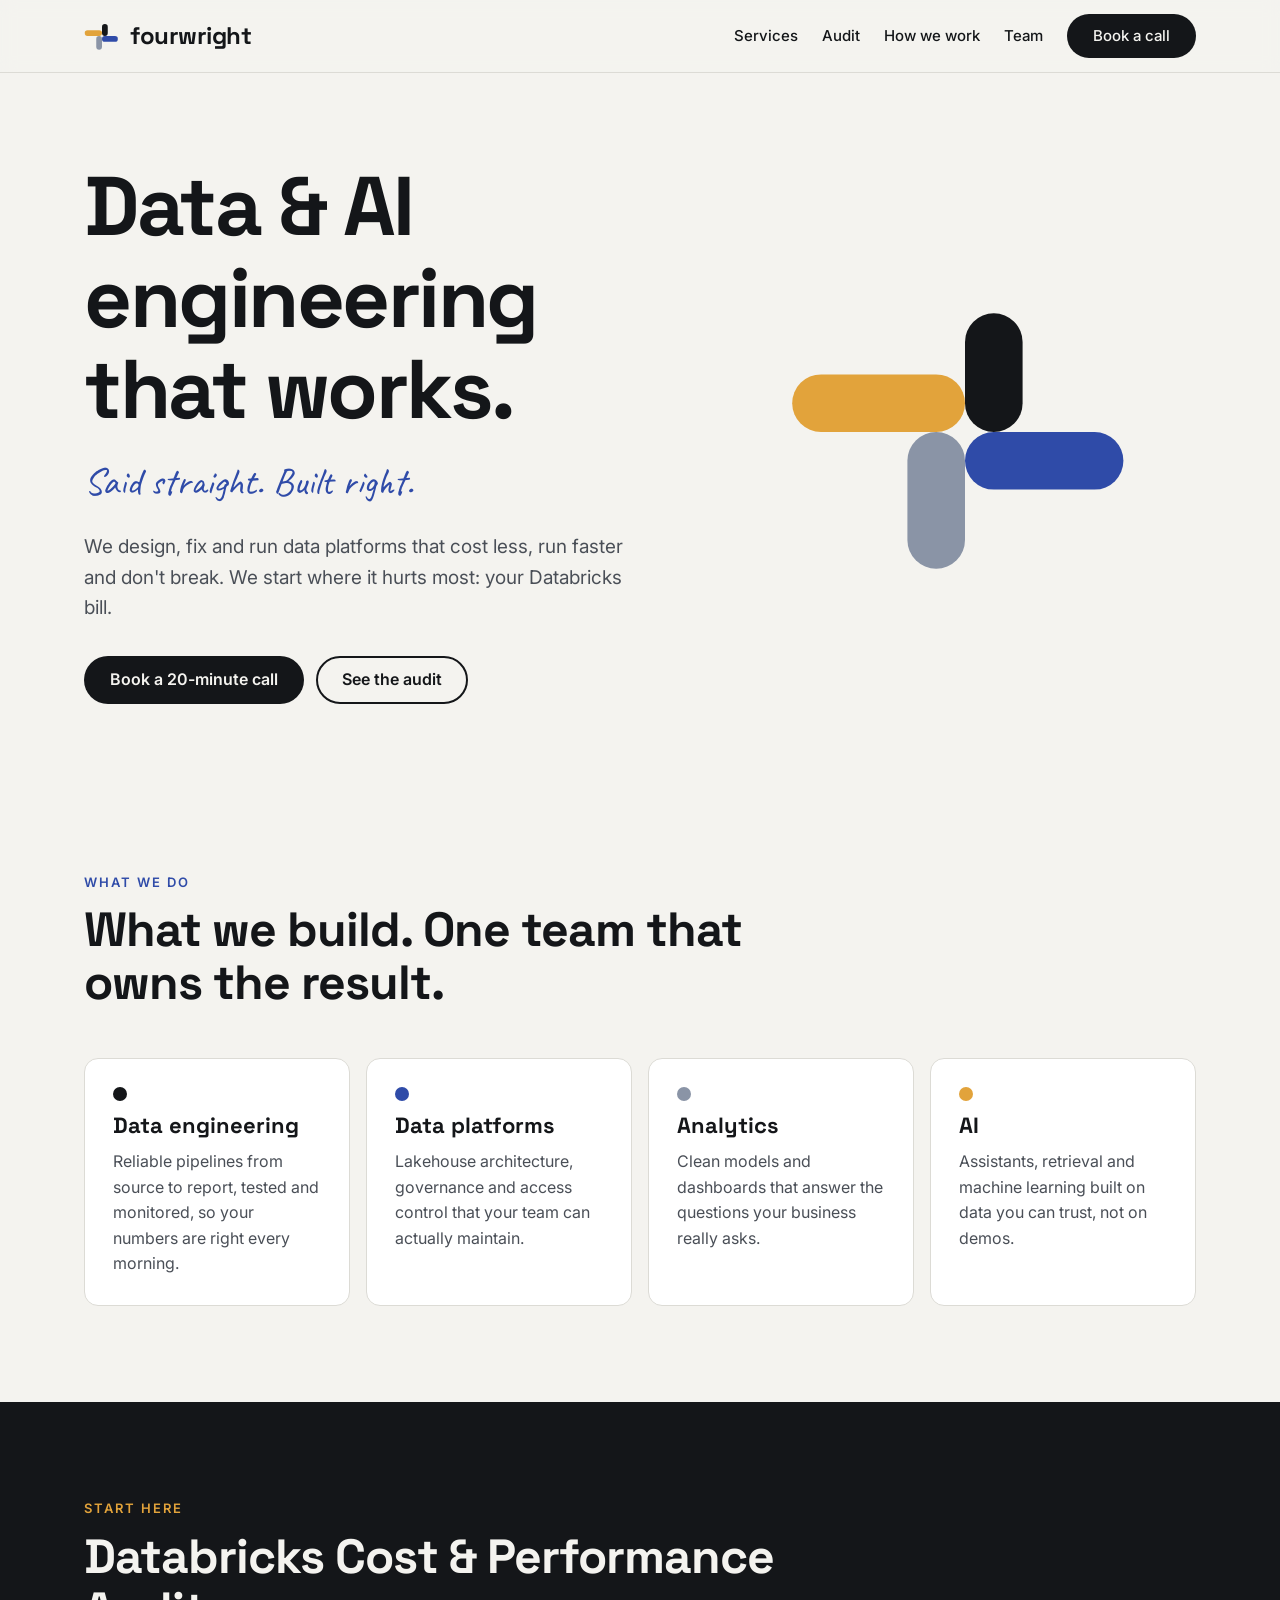
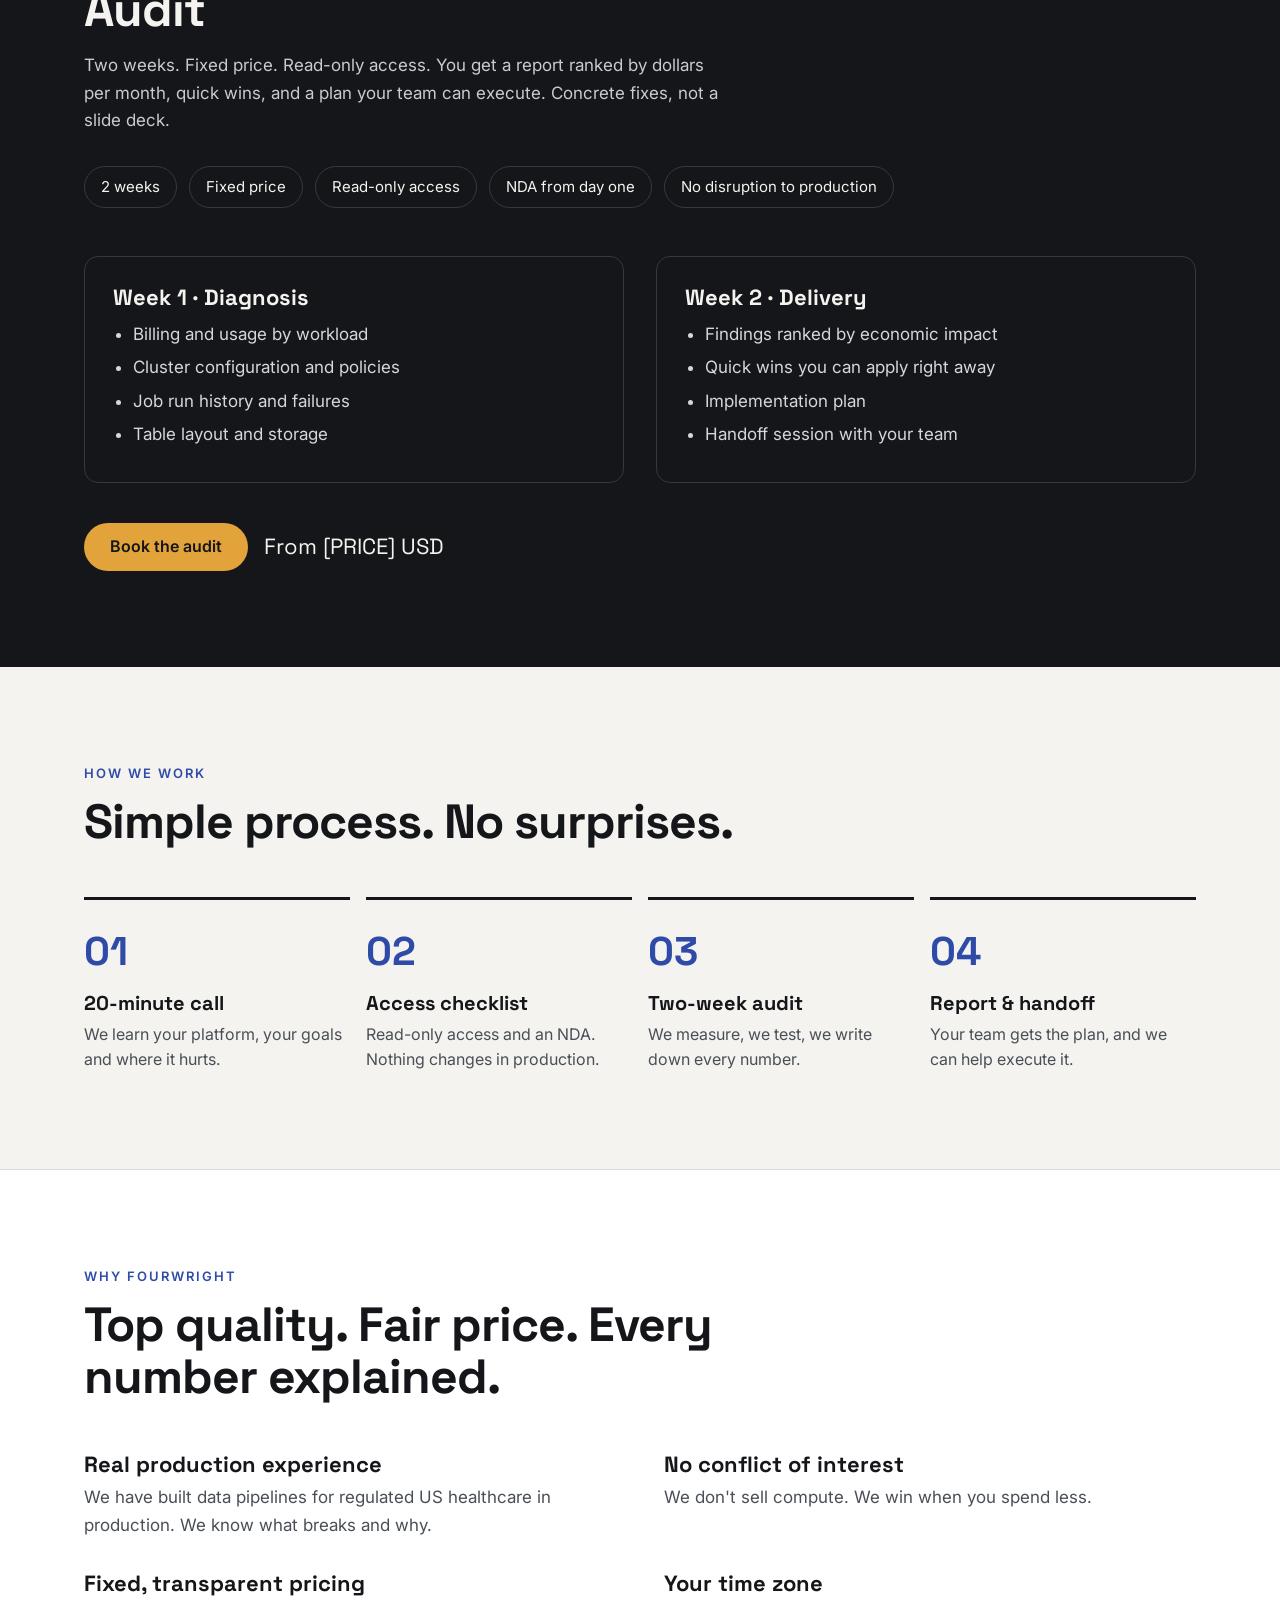
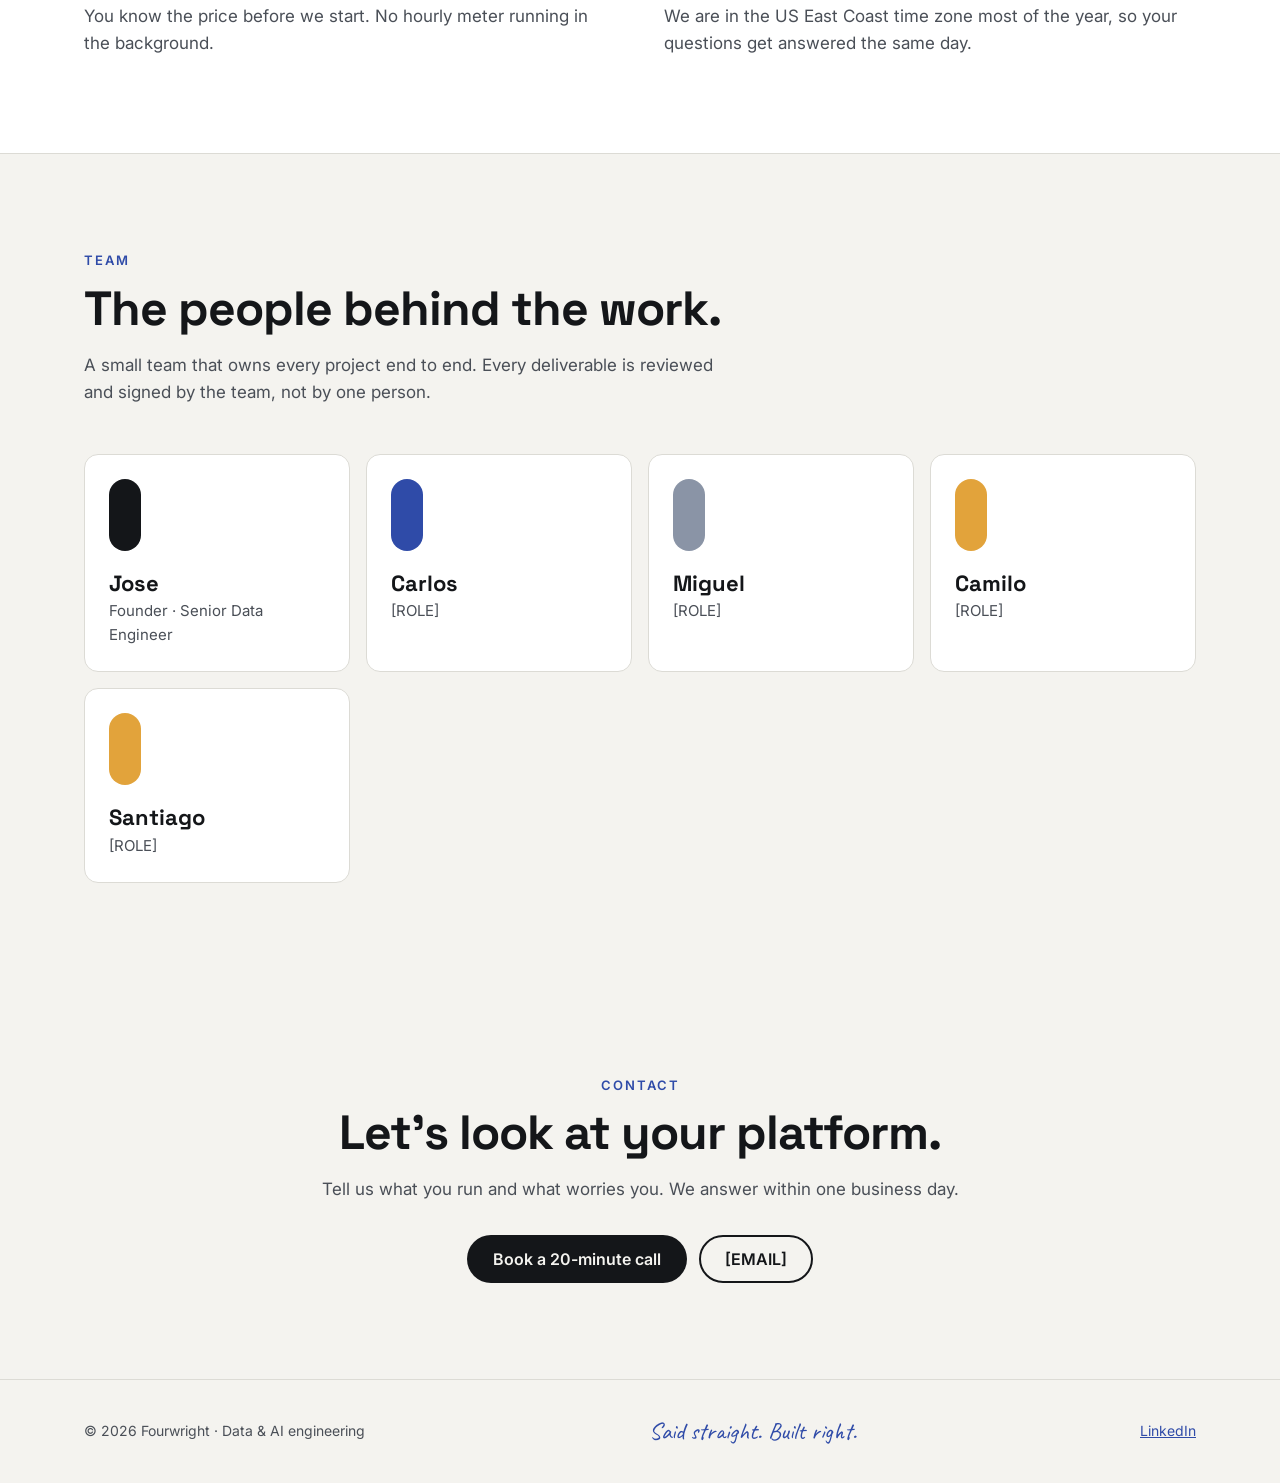
<file: index.html>
<!doctype html>
<html lang="en">
<head>
  <meta charset="utf-8">
  <meta name="viewport" content="width=device-width, initial-scale=1">
  <title>Fourwright · Data &amp; AI engineering</title>
  <meta name="description" content="Fourwright is a data and AI engineering firm. We design, fix and run data platforms, starting with a fixed-price Databricks cost and performance audit.">

  <!-- Social sharing preview -->
  <meta property="og:title" content="Fourwright · Data & AI engineering">
  <meta property="og:description" content="Data platforms that cost less, run faster and don't break.">
  <meta property="og:type" content="website">

  <!-- Icons -->
  <link rel="icon" href="assets/favicon.svg" type="image/svg+xml">
  <link rel="apple-touch-icon" href="assets/apple-touch-icon-180.png">

  <!-- Fonts -->
  <link rel="preconnect" href="https://fonts.googleapis.com">
  <link rel="preconnect" href="https://fonts.gstatic.com" crossorigin>
  <link href="https://fonts.googleapis.com/css2?family=Caveat:wght@700&family=Inter:wght@400;500;600&family=Space+Grotesk:wght@500;700&display=swap" rel="stylesheet">

  <link rel="stylesheet" href="styles.css">
</head>
<body>

  <!-- ========== HEADER ========== -->
  <header class="site-header">
    <div class="container nav">
      <a class="brand" href="#top" aria-label="Fourwright, back to top">
        <img src="assets/fourwright-icon-color.svg" alt="" width="36" height="36">
        <span class="brand-name">fourwright</span>
      </a>
      <nav class="nav-links" aria-label="Main">
        <a href="#services">Services</a>
        <a href="#audit">Audit</a>
        <a href="#how">How we work</a>
        <a href="#team">Team</a>
        <a class="btn btn-primary" href="#contact">Book a call</a>
      </nav>
    </div>
  </header>

  <main id="top">

    <!-- ========== HERO ========== -->
    <section class="hero">
      <div class="container hero-grid">
        <div>
          <h1>Data &amp; AI engineering that works.</h1>
          <p class="hero-tagline">Said straight. Built right.</p>
          <p class="hero-sub">We design, fix and run data platforms that cost less, run faster and don't break. We start where it hurts most: your Databricks bill.</p>
          <div class="hero-ctas">
            <a class="btn btn-primary" href="#contact">Book a 20-minute call</a>
            <a class="btn btn-ghost" href="#audit">See the audit</a>
          </div>
        </div>
        <img class="hero-mark" src="assets/fourwright-icon-color.svg" alt="Fourwright symbol: four bars turning around one center">
      </div>
    </section>

    <!-- ========== SERVICES ========== -->
    <section class="section" id="services">
      <div class="container">
        <span class="section-label">What we do</span>
        <h2 class="section-title">What we build. One team that owns the result.</h2>
        <div class="cards">
          <article class="card">
            <span class="card-dot" style="background: var(--ink)"></span>
            <h3>Data engineering</h3>
            <p>Reliable pipelines from source to report, tested and monitored, so your numbers are right every morning.</p>
          </article>
          <article class="card">
            <span class="card-dot" style="background: var(--cobalt)"></span>
            <h3>Data platforms</h3>
            <p>Lakehouse architecture, governance and access control that your team can actually maintain.</p>
          </article>
          <article class="card">
            <span class="card-dot" style="background: var(--slate)"></span>
            <h3>Analytics</h3>
            <p>Clean models and dashboards that answer the questions your business really asks.</p>
          </article>
          <article class="card">
            <span class="card-dot" style="background: var(--amber)"></span>
            <h3>AI</h3>
            <p>Assistants, retrieval and machine learning built on data you can trust, not on demos.</p>
          </article>
        </div>
      </div>
    </section>

    <!-- ========== FEATURED OFFER ========== -->
    <section class="section offer" id="audit">
      <div class="container">
        <span class="section-label">Start here</span>
        <h2 class="section-title">Databricks Cost &amp; Performance Audit</h2>
        <p class="section-intro">Two weeks. Fixed price. Read-only access. You get a report ranked by dollars per month, quick wins, and a plan your team can execute. Concrete fixes, not a slide deck.</p>

        <div class="offer-facts">
          <span class="fact">2 weeks</span>
          <span class="fact">Fixed price</span>
          <span class="fact">Read-only access</span>
          <span class="fact">NDA from day one</span>
          <span class="fact">No disruption to production</span>
        </div>

        <div class="offer-grid">
          <div class="offer-box">
            <h3>Week 1 · Diagnosis</h3>
            <ul>
              <li>Billing and usage by workload</li>
              <li>Cluster configuration and policies</li>
              <li>Job run history and failures</li>
              <li>Table layout and storage</li>
            </ul>
          </div>
          <div class="offer-box">
            <h3>Week 2 · Delivery</h3>
            <ul>
              <li>Findings ranked by economic impact</li>
              <li>Quick wins you can apply right away</li>
              <li>Implementation plan</li>
              <li>Handoff session with your team</li>
            </ul>
          </div>
        </div>

        <div class="offer-cta">
          <a class="btn btn-primary" href="#contact">Book the audit</a>
          <span class="price">From [PRICE] USD</span>
        </div>
      </div>
    </section>

    <!-- ========== HOW WE WORK ========== -->
    <section class="section" id="how">
      <div class="container">
        <span class="section-label">How we work</span>
        <h2 class="section-title">Simple process. No surprises.</h2>
        <div class="steps">
          <div class="step">
            <span class="step-num">01</span>
            <h3>20-minute call</h3>
            <p>We learn your platform, your goals and where it hurts.</p>
          </div>
          <div class="step">
            <span class="step-num">02</span>
            <h3>Access checklist</h3>
            <p>Read-only access and an NDA. Nothing changes in production.</p>
          </div>
          <div class="step">
            <span class="step-num">03</span>
            <h3>Two-week audit</h3>
            <p>We measure, we test, we write down every number.</p>
          </div>
          <div class="step">
            <span class="step-num">04</span>
            <h3>Report &amp; handoff</h3>
            <p>Your team gets the plan, and we can help execute it.</p>
          </div>
        </div>
      </div>
    </section>

    <!-- ========== WHY US ========== -->
    <section class="section why">
      <div class="container">
        <span class="section-label">Why Fourwright</span>
        <h2 class="section-title">Top quality. Fair price. Every number explained.</h2>
        <div class="why-list">
          <div class="why-item">
            <h3>Real production experience</h3>
            <p>We have built data pipelines for regulated US healthcare in production. We know what breaks and why.</p>
          </div>
          <div class="why-item">
            <h3>No conflict of interest</h3>
            <p>We don't sell compute. We win when you spend less.</p>
          </div>
          <div class="why-item">
            <h3>Fixed, transparent pricing</h3>
            <p>You know the price before we start. No hourly meter running in the background.</p>
          </div>
          <div class="why-item">
            <h3>Your time zone</h3>
            <p>We are in the US East Coast time zone most of the year, so your questions get answered the same day.</p>
          </div>
        </div>
      </div>
    </section>

    <!-- ========== TEAM ========== -->
    <section class="section" id="team">
      <div class="container">
        <span class="section-label">Team</span>
        <h2 class="section-title">The people behind the work.</h2>
        <p class="section-intro">A small team that owns every project end to end. Every deliverable is reviewed and signed by the team, not by one person.</p>
        <div class="team">
          <article class="member">
            <div class="member-bar" style="background: var(--ink)"></div>
            <h3>Jose</h3>
            <p>Founder · Senior Data Engineer</p>
          </article>
          <article class="member">
            <div class="member-bar" style="background: var(--cobalt)"></div>
            <h3>Carlos</h3>
            <p>[ROLE]</p>
          </article>
          <article class="member">
            <div class="member-bar" style="background: var(--slate)"></div>
            <h3>Miguel</h3>
            <p>[ROLE]</p>
          </article>
          <article class="member">
            <div class="member-bar" style="background: var(--amber)"></div>
            <h3>Camilo</h3>
            <p>[ROLE]</p>
          </article>
            <article class="member">
            <div class="member-bar" style="background: var(--amber)"></div>
            <h3>Santiago</h3>
            <p>[ROLE]</p>
          </article>
        </div>
      </div>
    </section>

    <!-- ========== CONTACT ========== -->
    <section class="section contact" id="contact">
      <div class="container">
        <span class="section-label">Contact</span>
        <h2 class="section-title">Let's look at your platform.</h2>
        <p class="section-intro">Tell us what you run and what worries you. We answer within one business day.</p>
        <div class="hero-ctas">
          <a class="btn btn-primary" href="[CALENDAR LINK]">Book a 20-minute call</a>
          <a class="btn btn-ghost" href="mailto:[EMAIL]">[EMAIL]</a>
        </div>
      </div>
    </section>

  </main>

  <!-- ========== FOOTER ========== -->
  <footer class="site-footer">
    <div class="container footer-row">
      <span>© 2026 Fourwright · Data &amp; AI engineering</span>
      <span class="footer-hand">Said straight. Built right.</span>
      <a href="[LINKEDIN URL]">LinkedIn</a>
    </div>
  </footer>

</body>
</html>
</file>
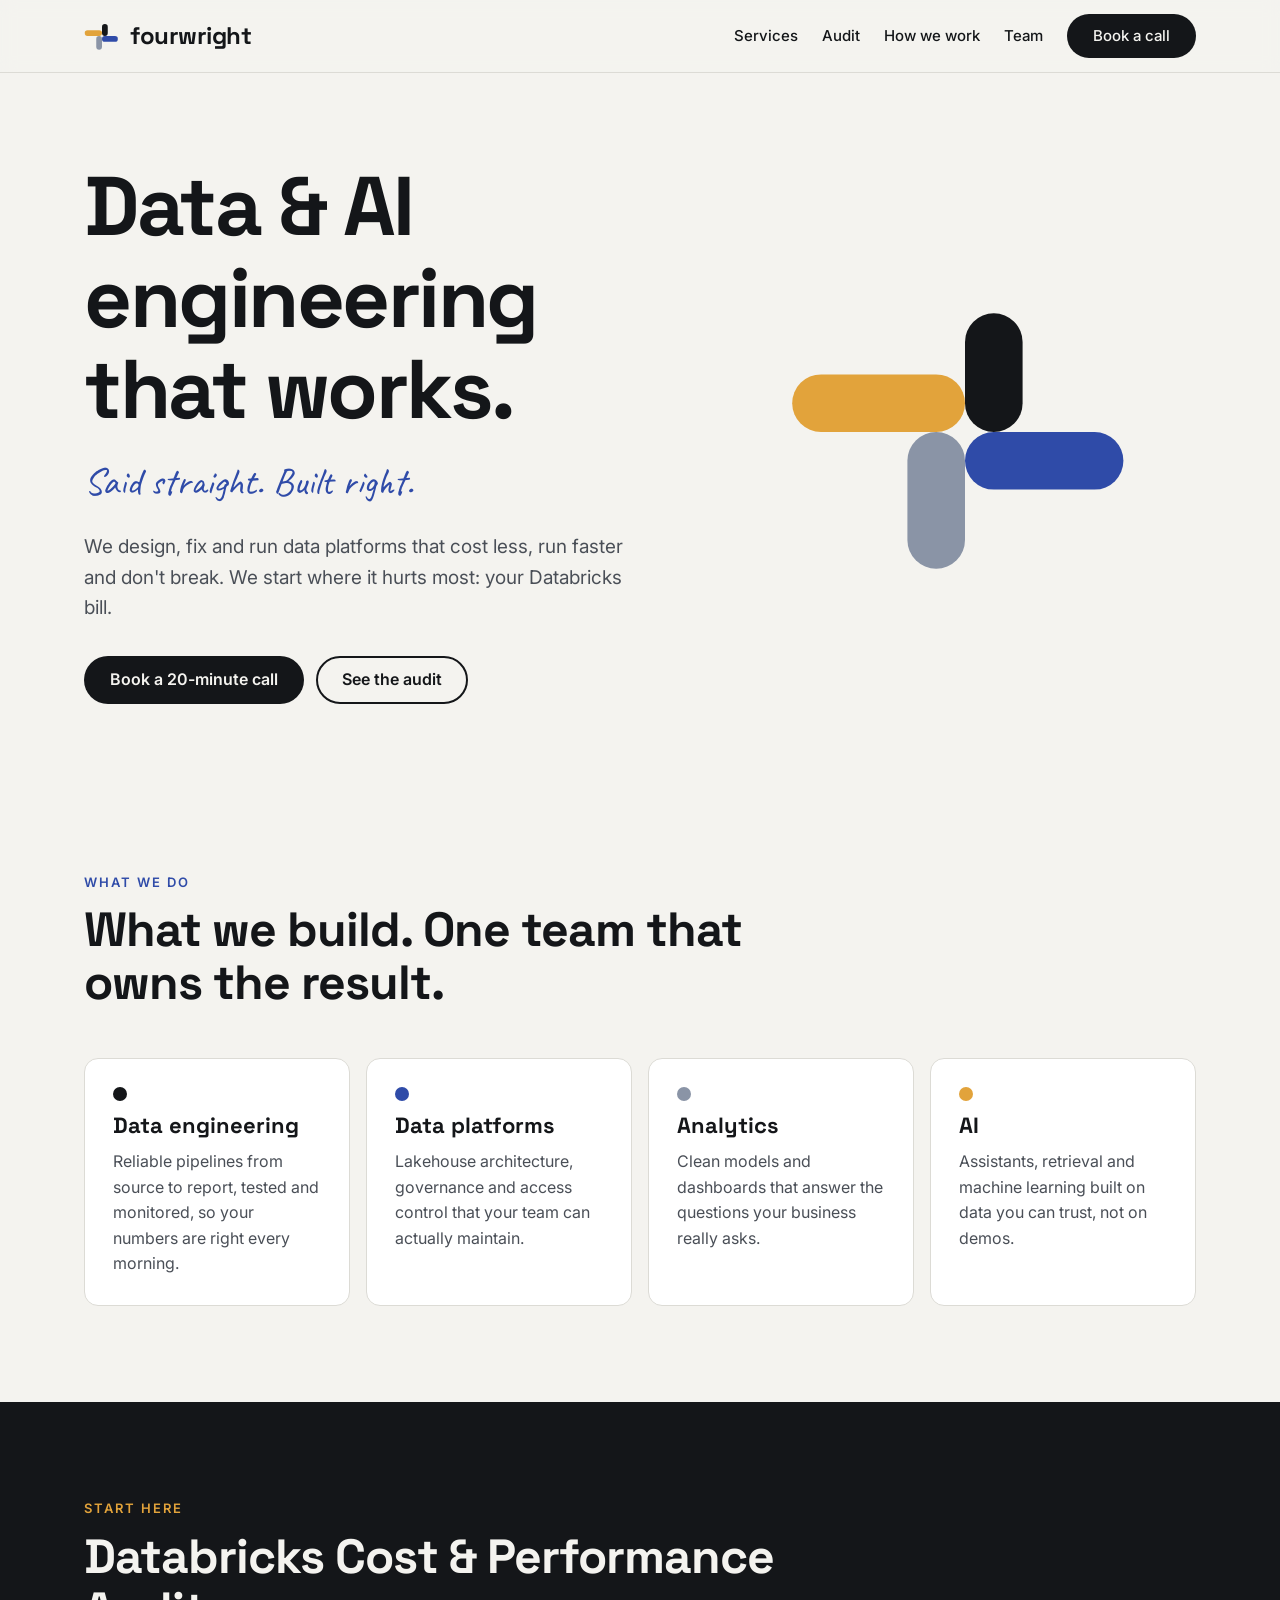
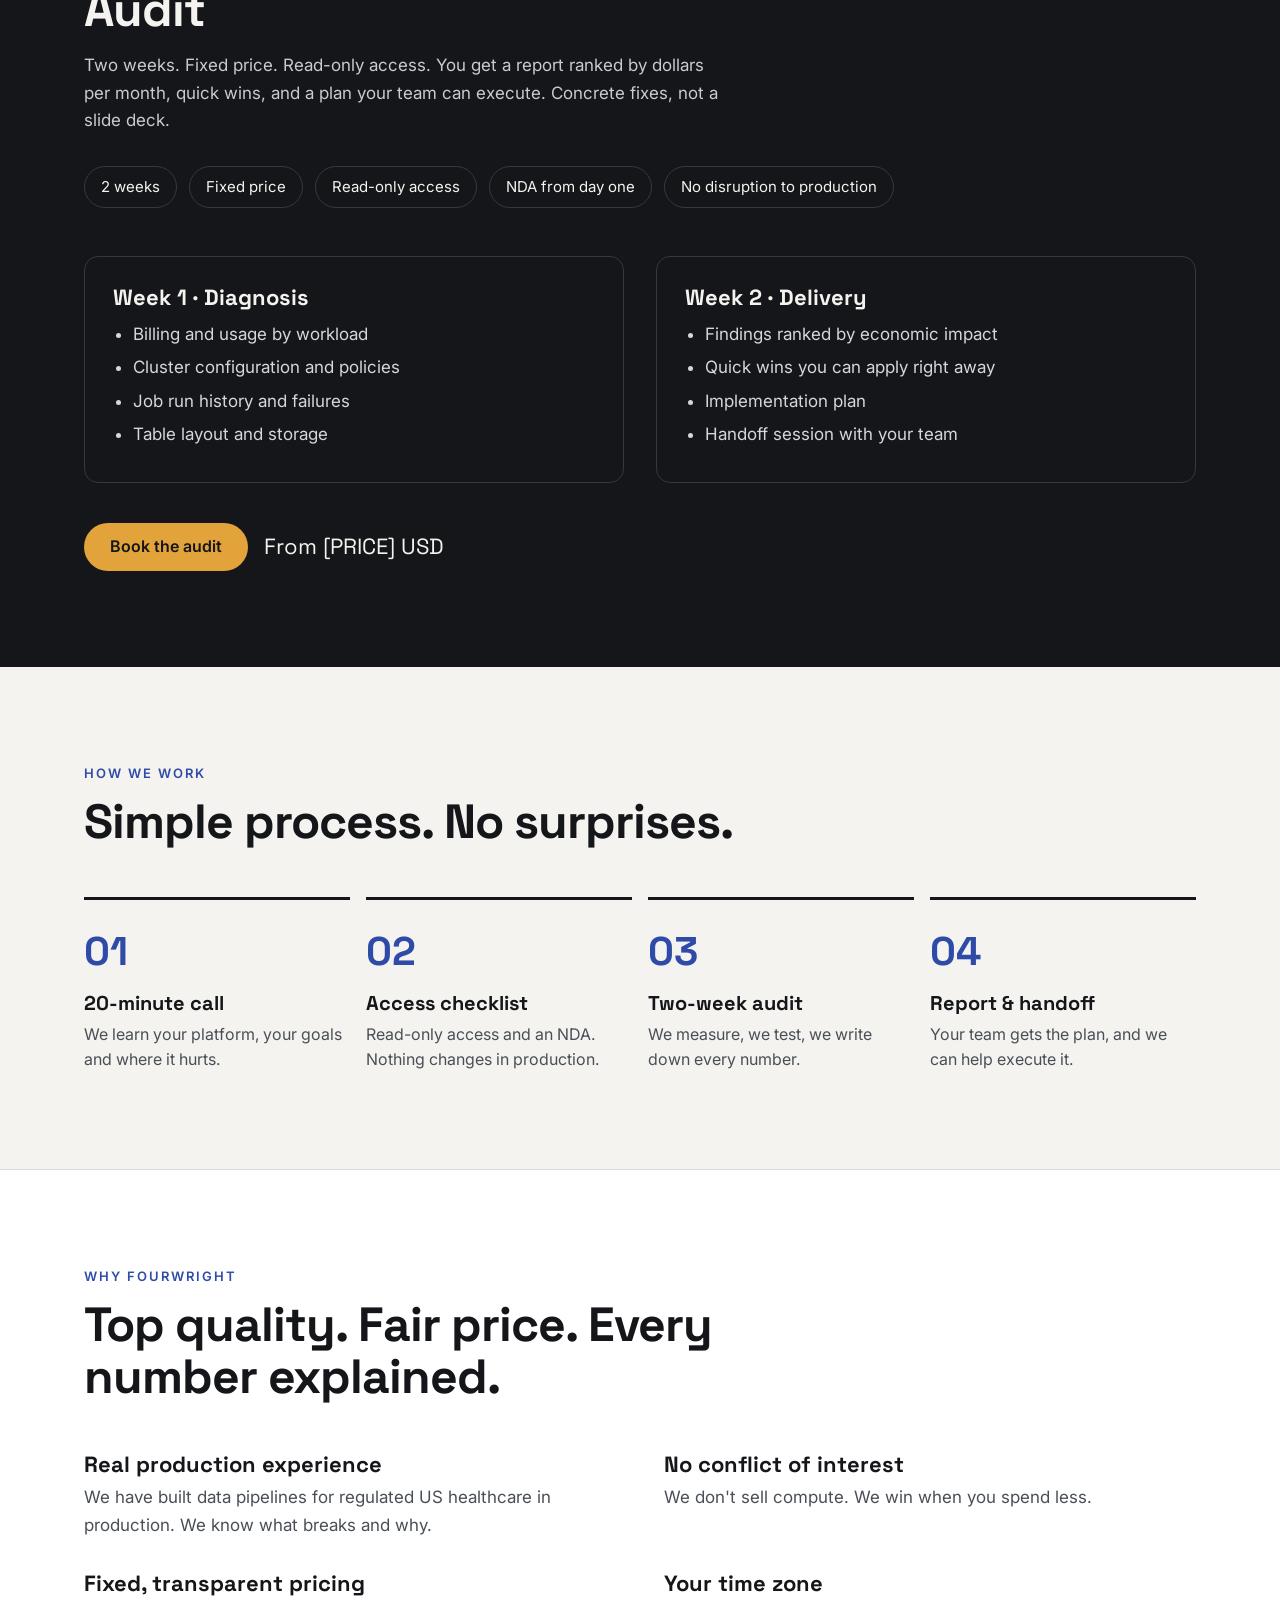
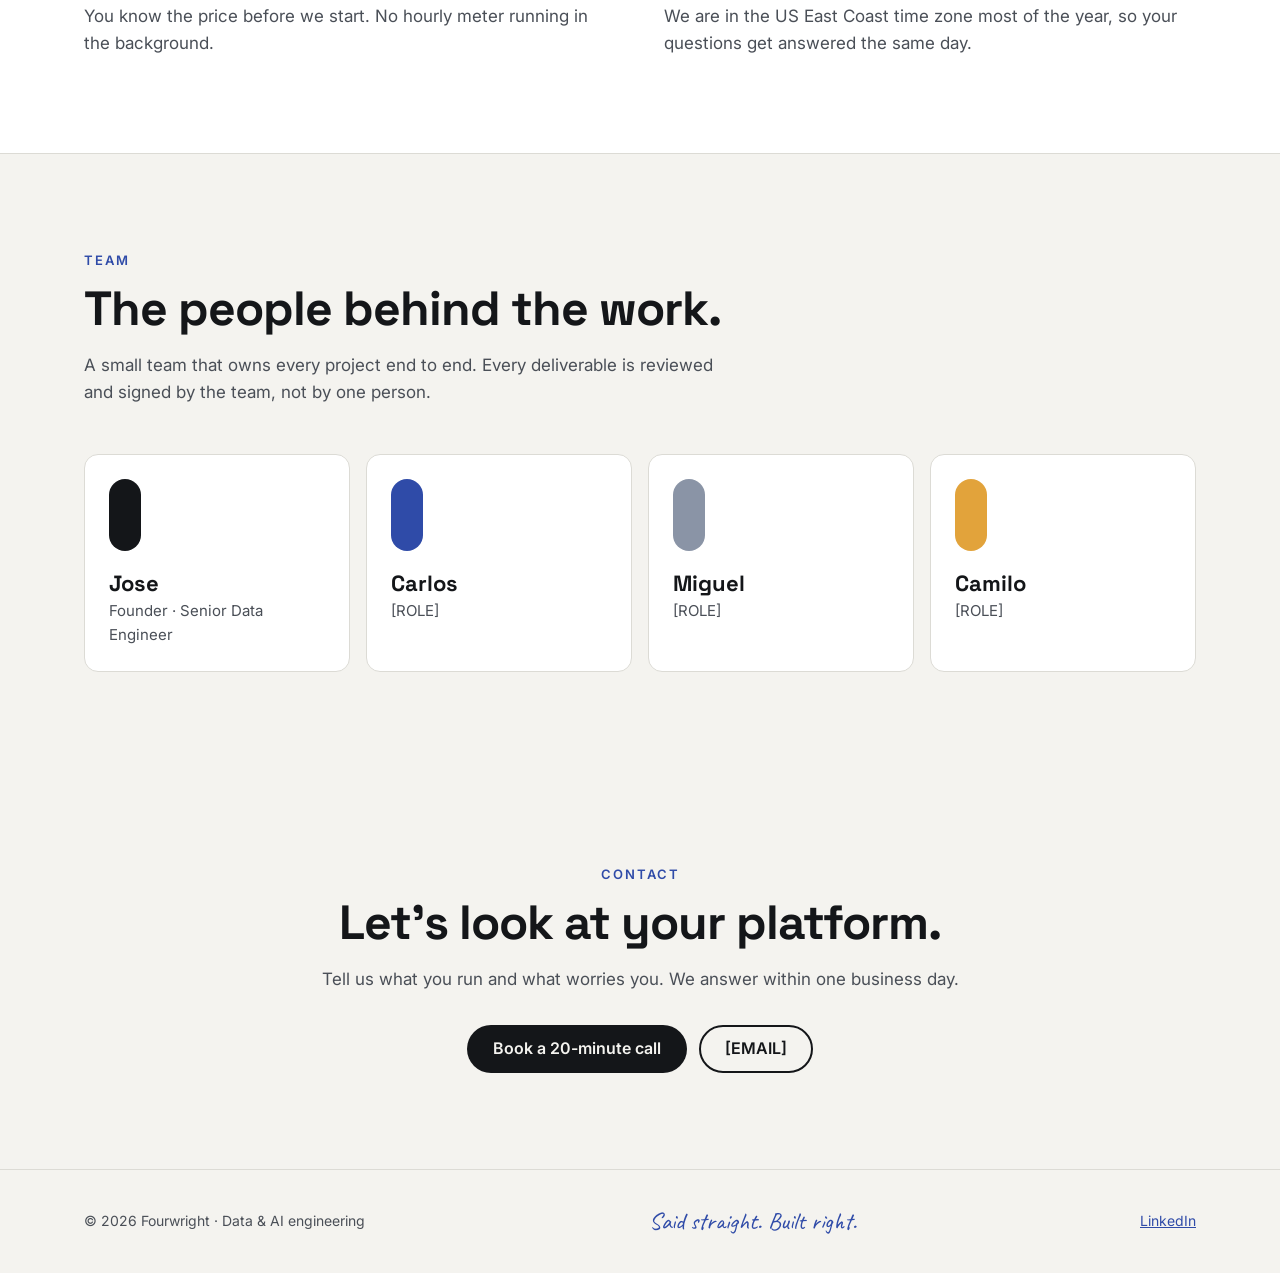
<file: site/index.html>
<!doctype html>
<html lang="en">
<head>
  <meta charset="utf-8">
  <meta name="viewport" content="width=device-width, initial-scale=1">
  <title>Fourwright · Data &amp; AI engineering</title>
  <meta name="description" content="Fourwright is a data and AI engineering firm. We design, fix and run data platforms, starting with a fixed-price Databricks cost and performance audit.">

  <!-- Social sharing preview -->
  <meta property="og:title" content="Fourwright · Data & AI engineering">
  <meta property="og:description" content="Data platforms that cost less, run faster and don't break.">
  <meta property="og:type" content="website">

  <!-- Icons -->
  <link rel="icon" href="assets/favicon.svg" type="image/svg+xml">
  <link rel="apple-touch-icon" href="assets/apple-touch-icon-180.png">

  <!-- Fonts -->
  <link rel="preconnect" href="https://fonts.googleapis.com">
  <link rel="preconnect" href="https://fonts.gstatic.com" crossorigin>
  <link href="https://fonts.googleapis.com/css2?family=Caveat:wght@700&family=Inter:wght@400;500;600&family=Space+Grotesk:wght@500;700&display=swap" rel="stylesheet">

  <link rel="stylesheet" href="styles.css">
</head>
<body>

  <!-- ========== HEADER ========== -->
  <header class="site-header">
    <div class="container nav">
      <a class="brand" href="#top" aria-label="Fourwright, back to top">
        <img src="assets/fourwright-icon-color.svg" alt="" width="36" height="36">
        <span class="brand-name">fourwright</span>
      </a>
      <nav class="nav-links" aria-label="Main">
        <a href="#services">Services</a>
        <a href="#audit">Audit</a>
        <a href="#how">How we work</a>
        <a href="#team">Team</a>
        <a class="btn btn-primary" href="#contact">Book a call</a>
      </nav>
    </div>
  </header>

  <main id="top">

    <!-- ========== HERO ========== -->
    <section class="hero">
      <div class="container hero-grid">
        <div>
          <h1>Data &amp; AI engineering that works.</h1>
          <p class="hero-tagline">Said straight. Built right.</p>
          <p class="hero-sub">We design, fix and run data platforms that cost less, run faster and don't break. We start where it hurts most: your Databricks bill.</p>
          <div class="hero-ctas">
            <a class="btn btn-primary" href="#contact">Book a 20-minute call</a>
            <a class="btn btn-ghost" href="#audit">See the audit</a>
          </div>
        </div>
        <img class="hero-mark" src="assets/fourwright-icon-color.svg" alt="Fourwright symbol: four bars turning around one center">
      </div>
    </section>

    <!-- ========== SERVICES ========== -->
    <section class="section" id="services">
      <div class="container">
        <span class="section-label">What we do</span>
        <h2 class="section-title">What we build. One team that owns the result.</h2>
        <div class="cards">
          <article class="card">
            <span class="card-dot" style="background: var(--ink)"></span>
            <h3>Data engineering</h3>
            <p>Reliable pipelines from source to report, tested and monitored, so your numbers are right every morning.</p>
          </article>
          <article class="card">
            <span class="card-dot" style="background: var(--cobalt)"></span>
            <h3>Data platforms</h3>
            <p>Lakehouse architecture, governance and access control that your team can actually maintain.</p>
          </article>
          <article class="card">
            <span class="card-dot" style="background: var(--slate)"></span>
            <h3>Analytics</h3>
            <p>Clean models and dashboards that answer the questions your business really asks.</p>
          </article>
          <article class="card">
            <span class="card-dot" style="background: var(--amber)"></span>
            <h3>AI</h3>
            <p>Assistants, retrieval and machine learning built on data you can trust, not on demos.</p>
          </article>
        </div>
      </div>
    </section>

    <!-- ========== FEATURED OFFER ========== -->
    <section class="section offer" id="audit">
      <div class="container">
        <span class="section-label">Start here</span>
        <h2 class="section-title">Databricks Cost &amp; Performance Audit</h2>
        <p class="section-intro">Two weeks. Fixed price. Read-only access. You get a report ranked by dollars per month, quick wins, and a plan your team can execute. Concrete fixes, not a slide deck.</p>

        <div class="offer-facts">
          <span class="fact">2 weeks</span>
          <span class="fact">Fixed price</span>
          <span class="fact">Read-only access</span>
          <span class="fact">NDA from day one</span>
          <span class="fact">No disruption to production</span>
        </div>

        <div class="offer-grid">
          <div class="offer-box">
            <h3>Week 1 · Diagnosis</h3>
            <ul>
              <li>Billing and usage by workload</li>
              <li>Cluster configuration and policies</li>
              <li>Job run history and failures</li>
              <li>Table layout and storage</li>
            </ul>
          </div>
          <div class="offer-box">
            <h3>Week 2 · Delivery</h3>
            <ul>
              <li>Findings ranked by economic impact</li>
              <li>Quick wins you can apply right away</li>
              <li>Implementation plan</li>
              <li>Handoff session with your team</li>
            </ul>
          </div>
        </div>

        <div class="offer-cta">
          <a class="btn btn-primary" href="#contact">Book the audit</a>
          <span class="price">From [PRICE] USD</span>
        </div>
      </div>
    </section>

    <!-- ========== HOW WE WORK ========== -->
    <section class="section" id="how">
      <div class="container">
        <span class="section-label">How we work</span>
        <h2 class="section-title">Simple process. No surprises.</h2>
        <div class="steps">
          <div class="step">
            <span class="step-num">01</span>
            <h3>20-minute call</h3>
            <p>We learn your platform, your goals and where it hurts.</p>
          </div>
          <div class="step">
            <span class="step-num">02</span>
            <h3>Access checklist</h3>
            <p>Read-only access and an NDA. Nothing changes in production.</p>
          </div>
          <div class="step">
            <span class="step-num">03</span>
            <h3>Two-week audit</h3>
            <p>We measure, we test, we write down every number.</p>
          </div>
          <div class="step">
            <span class="step-num">04</span>
            <h3>Report &amp; handoff</h3>
            <p>Your team gets the plan, and we can help execute it.</p>
          </div>
        </div>
      </div>
    </section>

    <!-- ========== WHY US ========== -->
    <section class="section why">
      <div class="container">
        <span class="section-label">Why Fourwright</span>
        <h2 class="section-title">Top quality. Fair price. Every number explained.</h2>
        <div class="why-list">
          <div class="why-item">
            <h3>Real production experience</h3>
            <p>We have built data pipelines for regulated US healthcare in production. We know what breaks and why.</p>
          </div>
          <div class="why-item">
            <h3>No conflict of interest</h3>
            <p>We don't sell compute. We win when you spend less.</p>
          </div>
          <div class="why-item">
            <h3>Fixed, transparent pricing</h3>
            <p>You know the price before we start. No hourly meter running in the background.</p>
          </div>
          <div class="why-item">
            <h3>Your time zone</h3>
            <p>We are in the US East Coast time zone most of the year, so your questions get answered the same day.</p>
          </div>
        </div>
      </div>
    </section>

    <!-- ========== TEAM ========== -->
    <section class="section" id="team">
      <div class="container">
        <span class="section-label">Team</span>
        <h2 class="section-title">The people behind the work.</h2>
        <p class="section-intro">A small team that owns every project end to end. Every deliverable is reviewed and signed by the team, not by one person.</p>
        <div class="team">
          <article class="member">
            <div class="member-bar" style="background: var(--ink)"></div>
            <h3>Jose</h3>
            <p>Founder · Senior Data Engineer</p>
          </article>
          <article class="member">
            <div class="member-bar" style="background: var(--cobalt)"></div>
            <h3>Carlos</h3>
            <p>[ROLE]</p>
          </article>
          <article class="member">
            <div class="member-bar" style="background: var(--slate)"></div>
            <h3>Miguel</h3>
            <p>[ROLE]</p>
          </article>
          <article class="member">
            <div class="member-bar" style="background: var(--amber)"></div>
            <h3>Camilo</h3>
            <p>[ROLE]</p>
          </article>
        </div>
      </div>
    </section>

    <!-- ========== CONTACT ========== -->
    <section class="section contact" id="contact">
      <div class="container">
        <span class="section-label">Contact</span>
        <h2 class="section-title">Let's look at your platform.</h2>
        <p class="section-intro">Tell us what you run and what worries you. We answer within one business day.</p>
        <div class="hero-ctas">
          <a class="btn btn-primary" href="[CALENDAR LINK]">Book a 20-minute call</a>
          <a class="btn btn-ghost" href="mailto:[EMAIL]">[EMAIL]</a>
        </div>
      </div>
    </section>

  </main>

  <!-- ========== FOOTER ========== -->
  <footer class="site-footer">
    <div class="container footer-row">
      <span>© 2026 Fourwright · Data &amp; AI engineering</span>
      <span class="footer-hand">Said straight. Built right.</span>
      <a href="[LINKEDIN URL]">LinkedIn</a>
    </div>
  </footer>

</body>
</html>
</file>
<file: styles.css>
/* ==========================================================
   Fourwright — website styles
   Brand colors and fonts live in :root. Change them here only.
   ========================================================== */

:root {
  /* Brand colors (one per builder) */
  --ink: #141619;      /* main text, dark backgrounds */
  --cobalt: #2F4BA8;   /* links, buttons, accents */
  --slate: #8A94A6;    /* secondary details */
  --amber: #E2A33B;    /* highlights, small touches only */
  --paper: #F4F3EF;    /* page background */
  --white: #FFFFFF;
  --line: #DCDBD5;     /* borders */
  --muted: #4A4F57;    /* secondary text */

  /* Fonts */
  --font-display: "Space Grotesk", system-ui, sans-serif;
  --font-body: "Inter", system-ui, sans-serif;
  --font-hand: "Caveat", cursive;

  --radius: 14px;
  --max: 1160px;
}

* { box-sizing: border-box; }
html { scroll-behavior: smooth; }
body {
  margin: 0;
  font-family: var(--font-body);
  font-size: 17px;
  line-height: 1.6;
  color: var(--ink);
  background: var(--paper);
}
img, svg { display: block; max-width: 100%; }
a { color: var(--cobalt); }
a:hover { color: #1F3474; }
h1, h2, h3 { font-family: var(--font-display); line-height: 1.1; margin: 0; }
p { margin: 0; }

.container { width: 100%; max-width: var(--max); margin: 0 auto; padding: 0 24px; }
.section { padding: 96px 0; }
.section-label {
  font-size: 13px; font-weight: 600; letter-spacing: 2px; text-transform: uppercase;
  color: var(--cobalt); margin-bottom: 12px; display: block;
}
.section-title { font-size: clamp(32px, 4vw, 48px); letter-spacing: -1px; max-width: 760px; }
.section-intro { color: var(--muted); max-width: 640px; margin-top: 16px; }

/* ---------- Buttons ---------- */
.btn {
  display: inline-flex; align-items: center; justify-content: center;
  min-height: 48px; padding: 0 24px; border-radius: 999px;
  font-weight: 600; font-size: 16px; text-decoration: none;
  border: 2px solid transparent; transition: transform .15s ease, background .15s ease;
}
.btn:hover { transform: translateY(-1px); }
.btn-primary { background: var(--ink); color: var(--paper); }
.btn-primary:hover { background: var(--cobalt); color: var(--white); }
.btn-ghost { border-color: var(--ink); color: var(--ink); }
.btn-ghost:hover { background: var(--ink); color: var(--paper); }

/* ---------- Header ---------- */
.site-header {
  position: sticky; top: 0; z-index: 10;
  background: rgba(244, 243, 239, 0.92); backdrop-filter: blur(8px);
  border-bottom: 1px solid var(--line);
}
.nav { display: flex; align-items: center; justify-content: space-between; gap: 16px; min-height: 72px; flex-wrap: wrap; }
.brand { display: flex; align-items: center; gap: 10px; text-decoration: none; color: var(--ink); }
.brand-name { font-family: var(--font-display); font-weight: 700; font-size: 24px; letter-spacing: -0.5px; }
.nav-links { display: flex; gap: 24px; align-items: center; flex-wrap: wrap; }
.nav-links a { color: var(--ink); text-decoration: none; font-size: 15px; font-weight: 500; }
.nav-links a:hover { color: var(--cobalt); }
.nav-links .btn { color: var(--paper); min-height: 44px; }

/* ---------- Hero ---------- */
.hero { padding: 88px 0 72px; }
.hero-grid { display: grid; grid-template-columns: 1.3fr 1fr; gap: 48px; align-items: center; }
.hero h1 { font-size: clamp(44px, 6.5vw, 84px); letter-spacing: -2.5px; }
.hero-tagline { font-family: var(--font-hand); font-size: clamp(28px, 3vw, 38px); color: var(--cobalt); margin-top: 16px; }
.hero-sub { font-size: 19px; color: var(--muted); max-width: 560px; margin-top: 20px; }
.hero-ctas { display: flex; gap: 12px; flex-wrap: wrap; margin-top: 32px; }
.hero-mark { justify-self: center; width: min(360px, 80vw); }

/* ---------- Services ---------- */
.cards { display: grid; grid-template-columns: repeat(4, minmax(0, 1fr)); gap: 16px; margin-top: 48px; }
.card {
  background: var(--white); border: 1px solid var(--line); border-radius: var(--radius);
  padding: 28px; display: flex; flex-direction: column; gap: 12px;
}
.card-dot { width: 14px; height: 14px; border-radius: 7px; }
.card h3 { font-size: 22px; }
.card p { color: var(--muted); font-size: 16px; }

/* ---------- Featured offer (audit) ---------- */
.offer { background: var(--ink); color: var(--paper); }
.offer .section-label { color: var(--amber); }
.offer .section-intro { color: #C9CBCE; }
.offer-grid { display: grid; grid-template-columns: 1fr 1fr; gap: 32px; margin-top: 48px; }
.offer-box { border: 1px solid #343840; border-radius: var(--radius); padding: 28px; }
.offer-box h3 { font-size: 22px; margin-bottom: 12px; }
.offer-box ul { margin: 0; padding-left: 20px; color: #D5D7DB; }
.offer-box li { margin-bottom: 6px; }
.offer-facts { display: flex; gap: 12px; flex-wrap: wrap; margin-top: 32px; }
.fact {
  border: 1px solid #343840; border-radius: 999px; padding: 8px 16px;
  font-size: 15px; color: var(--paper);
}
.offer-cta { display: flex; gap: 16px; align-items: center; flex-wrap: wrap; margin-top: 40px; }
.offer-cta .btn-primary { background: var(--amber); color: var(--ink); }
.offer-cta .btn-primary:hover { background: var(--paper); }
.price { font-family: var(--font-display); font-size: 22px; }

/* ---------- How we work ---------- */
.steps { display: grid; grid-template-columns: repeat(4, minmax(0, 1fr)); gap: 16px; margin-top: 48px; counter-reset: step; }
.step { border-top: 3px solid var(--ink); padding-top: 20px; }
.step-num { font-family: var(--font-display); font-weight: 700; font-size: 40px; color: var(--cobalt); }
.step h3 { font-size: 20px; margin: 8px 0; }
.step p { color: var(--muted); font-size: 16px; }

/* ---------- Why us ---------- */
.why { background: var(--white); border-top: 1px solid var(--line); border-bottom: 1px solid var(--line); }
.why-list { display: grid; grid-template-columns: repeat(2, minmax(0, 1fr)); gap: 32px 48px; margin-top: 48px; }
.why-item h3 { font-size: 22px; margin-bottom: 8px; }
.why-item p { color: var(--muted); }

/* ---------- Team ---------- */
.team { display: grid; grid-template-columns: repeat(4, minmax(0, 1fr)); gap: 16px; margin-top: 48px; }
.member { background: var(--white); border: 1px solid var(--line); border-radius: var(--radius); padding: 24px; }
.member-bar { width: 32px; height: 72px; border-radius: 16px; margin-bottom: 20px; }
.member h3 { font-size: 22px; }
.member p { color: var(--muted); font-size: 15px; margin-top: 4px; }

/* ---------- Contact ---------- */
.contact { text-align: center; }
.contact .section-title { margin: 0 auto; }
.contact .section-intro { margin: 16px auto 0; }
.contact .hero-ctas { justify-content: center; }

/* ---------- Footer ---------- */
.site-footer { border-top: 1px solid var(--line); padding: 32px 0; font-size: 14px; color: var(--muted); }
.footer-row { display: flex; justify-content: space-between; align-items: center; gap: 16px; flex-wrap: wrap; }
.footer-hand { font-family: var(--font-hand); font-size: 24px; color: var(--cobalt); }

/* ---------- Mobile ---------- */
@media (max-width: 900px) {
  .hero-grid, .offer-grid { grid-template-columns: 1fr; }
  .hero-mark { order: -1; width: 180px; justify-self: start; }
  .cards, .steps, .team { grid-template-columns: repeat(2, minmax(0, 1fr)); }
  .why-list { grid-template-columns: 1fr; }
  .section { padding: 72px 0; }
}
@media (max-width: 560px) {
  .cards, .steps, .team { grid-template-columns: 1fr; }
  .nav-links { gap: 16px; }
  .nav-links a:not(.btn) { display: none; }
}
</file>
<file: site/styles.css>
/* ==========================================================
   Fourwright — website styles
   Brand colors and fonts live in :root. Change them here only.
   ========================================================== */

:root {
  /* Brand colors (one per builder) */
  --ink: #141619;      /* main text, dark backgrounds */
  --cobalt: #2F4BA8;   /* links, buttons, accents */
  --slate: #8A94A6;    /* secondary details */
  --amber: #E2A33B;    /* highlights, small touches only */
  --paper: #F4F3EF;    /* page background */
  --white: #FFFFFF;
  --line: #DCDBD5;     /* borders */
  --muted: #4A4F57;    /* secondary text */

  /* Fonts */
  --font-display: "Space Grotesk", system-ui, sans-serif;
  --font-body: "Inter", system-ui, sans-serif;
  --font-hand: "Caveat", cursive;

  --radius: 14px;
  --max: 1160px;
}

* { box-sizing: border-box; }
html { scroll-behavior: smooth; }
body {
  margin: 0;
  font-family: var(--font-body);
  font-size: 17px;
  line-height: 1.6;
  color: var(--ink);
  background: var(--paper);
}
img, svg { display: block; max-width: 100%; }
a { color: var(--cobalt); }
a:hover { color: #1F3474; }
h1, h2, h3 { font-family: var(--font-display); line-height: 1.1; margin: 0; }
p { margin: 0; }

.container { width: 100%; max-width: var(--max); margin: 0 auto; padding: 0 24px; }
.section { padding: 96px 0; }
.section-label {
  font-size: 13px; font-weight: 600; letter-spacing: 2px; text-transform: uppercase;
  color: var(--cobalt); margin-bottom: 12px; display: block;
}
.section-title { font-size: clamp(32px, 4vw, 48px); letter-spacing: -1px; max-width: 760px; }
.section-intro { color: var(--muted); max-width: 640px; margin-top: 16px; }

/* ---------- Buttons ---------- */
.btn {
  display: inline-flex; align-items: center; justify-content: center;
  min-height: 48px; padding: 0 24px; border-radius: 999px;
  font-weight: 600; font-size: 16px; text-decoration: none;
  border: 2px solid transparent; transition: transform .15s ease, background .15s ease;
}
.btn:hover { transform: translateY(-1px); }
.btn-primary { background: var(--ink); color: var(--paper); }
.btn-primary:hover { background: var(--cobalt); color: var(--white); }
.btn-ghost { border-color: var(--ink); color: var(--ink); }
.btn-ghost:hover { background: var(--ink); color: var(--paper); }

/* ---------- Header ---------- */
.site-header {
  position: sticky; top: 0; z-index: 10;
  background: rgba(244, 243, 239, 0.92); backdrop-filter: blur(8px);
  border-bottom: 1px solid var(--line);
}
.nav { display: flex; align-items: center; justify-content: space-between; gap: 16px; min-height: 72px; flex-wrap: wrap; }
.brand { display: flex; align-items: center; gap: 10px; text-decoration: none; color: var(--ink); }
.brand-name { font-family: var(--font-display); font-weight: 700; font-size: 24px; letter-spacing: -0.5px; }
.nav-links { display: flex; gap: 24px; align-items: center; flex-wrap: wrap; }
.nav-links a { color: var(--ink); text-decoration: none; font-size: 15px; font-weight: 500; }
.nav-links a:hover { color: var(--cobalt); }
.nav-links .btn { color: var(--paper); min-height: 44px; }

/* ---------- Hero ---------- */
.hero { padding: 88px 0 72px; }
.hero-grid { display: grid; grid-template-columns: 1.3fr 1fr; gap: 48px; align-items: center; }
.hero h1 { font-size: clamp(44px, 6.5vw, 84px); letter-spacing: -2.5px; }
.hero-tagline { font-family: var(--font-hand); font-size: clamp(28px, 3vw, 38px); color: var(--cobalt); margin-top: 16px; }
.hero-sub { font-size: 19px; color: var(--muted); max-width: 560px; margin-top: 20px; }
.hero-ctas { display: flex; gap: 12px; flex-wrap: wrap; margin-top: 32px; }
.hero-mark { justify-self: center; width: min(360px, 80vw); }

/* ---------- Services ---------- */
.cards { display: grid; grid-template-columns: repeat(4, minmax(0, 1fr)); gap: 16px; margin-top: 48px; }
.card {
  background: var(--white); border: 1px solid var(--line); border-radius: var(--radius);
  padding: 28px; display: flex; flex-direction: column; gap: 12px;
}
.card-dot { width: 14px; height: 14px; border-radius: 7px; }
.card h3 { font-size: 22px; }
.card p { color: var(--muted); font-size: 16px; }

/* ---------- Featured offer (audit) ---------- */
.offer { background: var(--ink); color: var(--paper); }
.offer .section-label { color: var(--amber); }
.offer .section-intro { color: #C9CBCE; }
.offer-grid { display: grid; grid-template-columns: 1fr 1fr; gap: 32px; margin-top: 48px; }
.offer-box { border: 1px solid #343840; border-radius: var(--radius); padding: 28px; }
.offer-box h3 { font-size: 22px; margin-bottom: 12px; }
.offer-box ul { margin: 0; padding-left: 20px; color: #D5D7DB; }
.offer-box li { margin-bottom: 6px; }
.offer-facts { display: flex; gap: 12px; flex-wrap: wrap; margin-top: 32px; }
.fact {
  border: 1px solid #343840; border-radius: 999px; padding: 8px 16px;
  font-size: 15px; color: var(--paper);
}
.offer-cta { display: flex; gap: 16px; align-items: center; flex-wrap: wrap; margin-top: 40px; }
.offer-cta .btn-primary { background: var(--amber); color: var(--ink); }
.offer-cta .btn-primary:hover { background: var(--paper); }
.price { font-family: var(--font-display); font-size: 22px; }

/* ---------- How we work ---------- */
.steps { display: grid; grid-template-columns: repeat(4, minmax(0, 1fr)); gap: 16px; margin-top: 48px; counter-reset: step; }
.step { border-top: 3px solid var(--ink); padding-top: 20px; }
.step-num { font-family: var(--font-display); font-weight: 700; font-size: 40px; color: var(--cobalt); }
.step h3 { font-size: 20px; margin: 8px 0; }
.step p { color: var(--muted); font-size: 16px; }

/* ---------- Why us ---------- */
.why { background: var(--white); border-top: 1px solid var(--line); border-bottom: 1px solid var(--line); }
.why-list { display: grid; grid-template-columns: repeat(2, minmax(0, 1fr)); gap: 32px 48px; margin-top: 48px; }
.why-item h3 { font-size: 22px; margin-bottom: 8px; }
.why-item p { color: var(--muted); }

/* ---------- Team ---------- */
.team { display: grid; grid-template-columns: repeat(4, minmax(0, 1fr)); gap: 16px; margin-top: 48px; }
.member { background: var(--white); border: 1px solid var(--line); border-radius: var(--radius); padding: 24px; }
.member-bar { width: 32px; height: 72px; border-radius: 16px; margin-bottom: 20px; }
.member h3 { font-size: 22px; }
.member p { color: var(--muted); font-size: 15px; margin-top: 4px; }

/* ---------- Contact ---------- */
.contact { text-align: center; }
.contact .section-title { margin: 0 auto; }
.contact .section-intro { margin: 16px auto 0; }
.contact .hero-ctas { justify-content: center; }

/* ---------- Footer ---------- */
.site-footer { border-top: 1px solid var(--line); padding: 32px 0; font-size: 14px; color: var(--muted); }
.footer-row { display: flex; justify-content: space-between; align-items: center; gap: 16px; flex-wrap: wrap; }
.footer-hand { font-family: var(--font-hand); font-size: 24px; color: var(--cobalt); }

/* ---------- Mobile ---------- */
@media (max-width: 900px) {
  .hero-grid, .offer-grid { grid-template-columns: 1fr; }
  .hero-mark { order: -1; width: 180px; justify-self: start; }
  .cards, .steps, .team { grid-template-columns: repeat(2, minmax(0, 1fr)); }
  .why-list { grid-template-columns: 1fr; }
  .section { padding: 72px 0; }
}
@media (max-width: 560px) {
  .cards, .steps, .team { grid-template-columns: 1fr; }
  .nav-links { gap: 16px; }
  .nav-links a:not(.btn) { display: none; }
}
</file>
